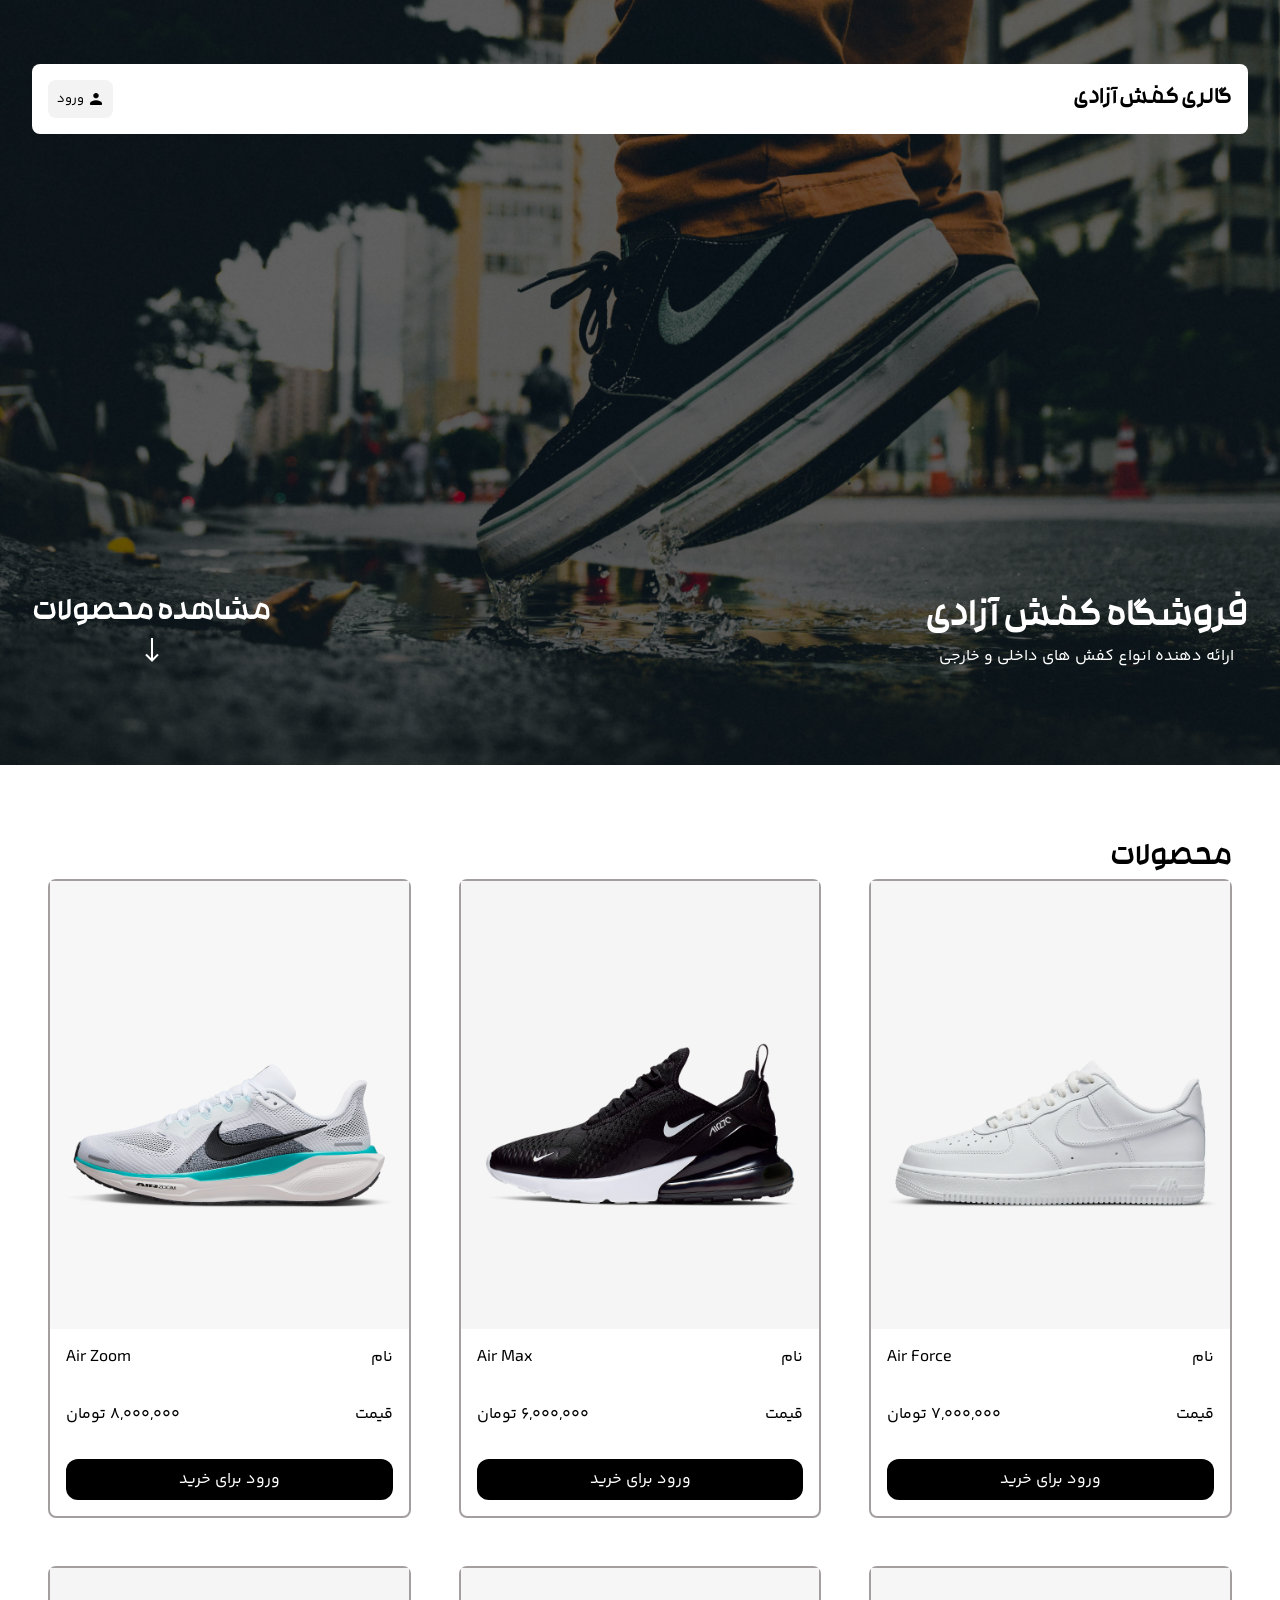
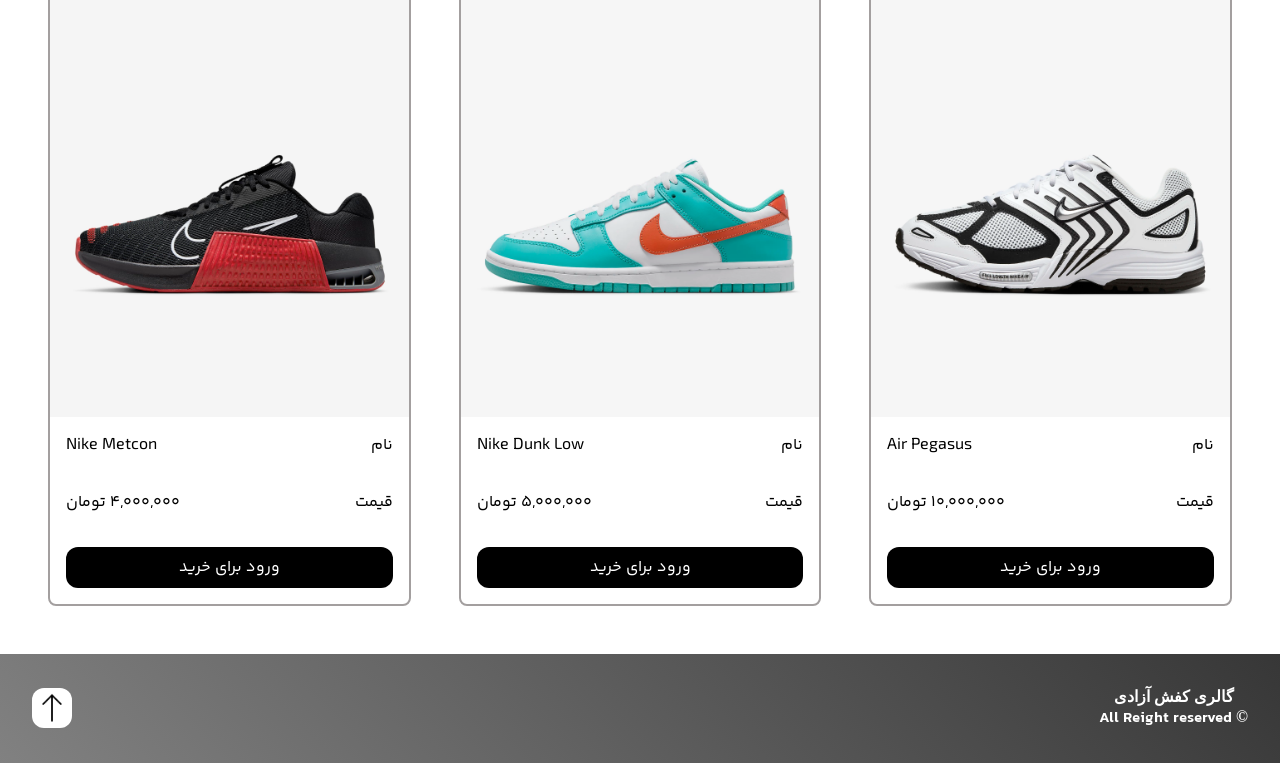
<file: index.html>
<!DOCTYPE html>
<html lang="fa" dir="rtl">

<head>
    <meta charset="UTF-8">
    <meta name="viewport" content="width=device-width, initial-scale=1.0">
    <link rel="stylesheet" href="./styles/main.css">
    <link rel="stylesheet" href="./styles/_mobile.css">
    <title>گالری کفش آزادی</title>
</head> 

<body>
    <section class="hero-section padding-4">
        <header class="flex justify-between items-center" id="header">
            <a href="./index.html" class="font-rokh font-weight-700 font-size-2">گالری کفش آزادی</a>
            <div class="flex item-center" style="gap: 1rem;" id="header-dynamic-content">
                <!-- <a href="#" class="login-button">
                        <img src="./assets/icons/user.png" alt="">
                        <span>ورود</span>
                    </a> -->
                <!-- <a id="cart" href="#" class="flex">
                        <img src="./assets/icons/cart.png" alt="cart">
                        <span id="cart-badge">1</span>
                    </a>
                    <button id="logout-button">
                        <span>خروج</span>
                        <img src="./assets/icons/logout.png" alt="">
                    </button> -->
            </div>
        </header>

        <div class="flex justify-between hero-section-content">
            <div>
                <p class="font-rokh font-weight-700 font-size-4">فروشگاه کفش آزادی</p>
                <p class="text-center">ارائه دهنده انواع کفش های داخلی و خارجی</p>

            </div>
            <div>
                <a href="#product-grid" class="flex flex-col  justify-center items-center">
                    <span class="font-rokh font-weight-700 font-size-3">مشاهده محصولات</span>
                    <img class="see-product" src="./assets/icons/down-arrow.png" alt="products">
                </a>
            </div>
        </div>
    </section>
    <br>
    <main class="padding-3">
        <p id="product-grid" class="font-rokh font-size-3 font-weight-700">محصولات</p>
        <div class="product-grid">
            <!-- <article class="product-grid-item">
                    <img src="./assets/images/AIR-FORCE.png" alt="">
                    <p class="flex justify-between padding-1">
                        <span>نام</span>
                        <span class="font-exo2">Air Force</span>
                    </p>
                    <p class="flex justify-between padding-1">
                        <span>قیمت</span>
                        <span>7,000,000</span>
                    </p>
                    <div class="product-to-cart-section padding-1">
                        <button>افزودن به سبد خرید</button>
                    </div>

                </article> -->

            <!-- <article class="product-grid-item">
                    <img src="./assets/images/NIKE-METCON.jpg" alt="">
                    <p class="flex justify-between padding-1">
                        <span>نام</span>
                        <span class="font-exo2">Metcon</span>
                    </p>
                    <p class="flex justify-between padding-1">
                        <span>قیمت</span>
                        <span>5,000,000</span>
                    </p>
                    <div class="product-to-cart-section padding-1">
                        <button>افزودن به سبد خرید</button> -->
            <!-- <button>
                            برای خرید ابتدا وارد حساب کاربری شوید
                        </button>
                    </div> -->

            <!-- </article> -->

            <!-- <article class="product-grid-item">
                    <img src="./assets/images/NIKE-DUNK-LOW-RETRO.png" alt="">
                    <p class="flex justify-between padding-1">
                        <span>نام</span>
                        <span class="font-exo2">Dunk Low</span>
                    </p>
                    <p class="flex justify-between padding-1">
                        <span>قیمت</span>
                        <span>15,850,000</span>
                    </p>
                    <div class="product-to-cart-section padding-1">
                        <button class="font-size-1">افزودن به سبد خرید</button> -->
            <!-- <button class="font-size-1">
                            برای خرید ابتدا وارد حساب کاربری شوید
                        </button>
                    </div>

                </article> -->
            <!-- 
                <article class="product-grid-item">
                    <img src="./assets/images/AIR-MAX.jpg" alt="">
                    <p class="flex justify-between padding-1">
                        <span>نام</span>
                        <span class="font-exo2">Air Max</span>
                    </p>
                    <p class="flex justify-between padding-1">
                        <span>قیمت</span>
                        <span>6,000,000</span>
                    </p>
                    <div class="product-to-cart-section padding-1">
                        <button>افزودن به سبد خرید</button> -->
            <!-- <button>
                            برای خرید ابتدا وارد حساب کاربری شوید
                        </button>
                    </div>

                </article> -->
            <!-- 
                <article class="product-grid-item">
                    <img src="./assets/images/AIR-ZOOM-PEGASUS.jpg" alt="">
                    <p class="flex justify-between padding-1">
                        <span>نام</span>
                        <span class="font-exo2">Air Zoom Pegasus</span>
                    </p>
                    <p class="flex justify-between padding-1">
                        <span>قیمت</span>
                        <span>12,000,000</span>
                    </p>
                    <div class="product-to-cart-section padding-1">
                        <button>افزودن به سبد خرید</button> -->
            <!-- <button>
                            برای خرید ابتدا وارد حساب کاربری شوید
                        </button>
                    </div>

                </article> -->

            <!-- <article class="product-grid-item">
                    <img src="./assets/images/NIKE-AIR-PEGASUS.png" alt="">
                    <p class="flex justify-between padding-1">
                        <span>نام</span>
                        <span class="font-exo2">Air Pegasus</span>
                    </p>
                    <p class="flex justify-between padding-1">
                        <span>قیمت</span>
                        <span>5,500,000</span>
                    </p>
                    <div class="product-to-cart-section padding-1">
                        <!-- <button>افزودن به سبد خرید</button> -->
            <!-- <button>
                            برای خرید ابتدا وارد حساب کاربری شوید
                        </button>
                    </div>

                </article> -->

        </div>
    </main>

    <footer class="footer padding-2 flex justify-between items-center">
        <div>
            <p class="font-exo2 fonst-size-2 font-weight-700 text-center">گالری کفش آزادی</p>
            <p class="font-exo1 fonst-size-2 font-weight-700 text-center">&copy; All Reight reserved </p>
        </div>
        <div>
            <a href="#header"><img src="./assets/icons/up-arrow.png" alt="" class="up-arrow-button"></a>
        </div>
    </footer>
    <script src="./scripts/main.js" type="module"></script>
    <script>
        const logout = () => {
            if (confirm("ایا برای خروج مطمئن هستید ؟")) {
                localStorage.removeItem('logged-in')
                location.reload()
            }
        };
        const addToCart = (id, price, name, img) => {
            const username =JSON.parse(localStorage.getItem('logged-in'))?.username
            const cart=JSON.parse(localStorage.getItem(username)) ?.cart;
            const doesProductExistInCart = cart.some((product)=>id==product.id)
            if (doesProductExistInCart) {
                alert('این محصول درسبد خرید موجود است')
            }else{
                cart.push({name:name,price:price,img:img,id:id});
                localStorage.setItem(username, JSON.stringify({username:username,cart:cart}));
                alert('با موفقیت اضافه شد')
                location.reload();
            }
        };
        const goToLogin = () => {
            location.replace(`${location.origin}/login.html`);
        };
    </script>
</body>

</html>
</file>
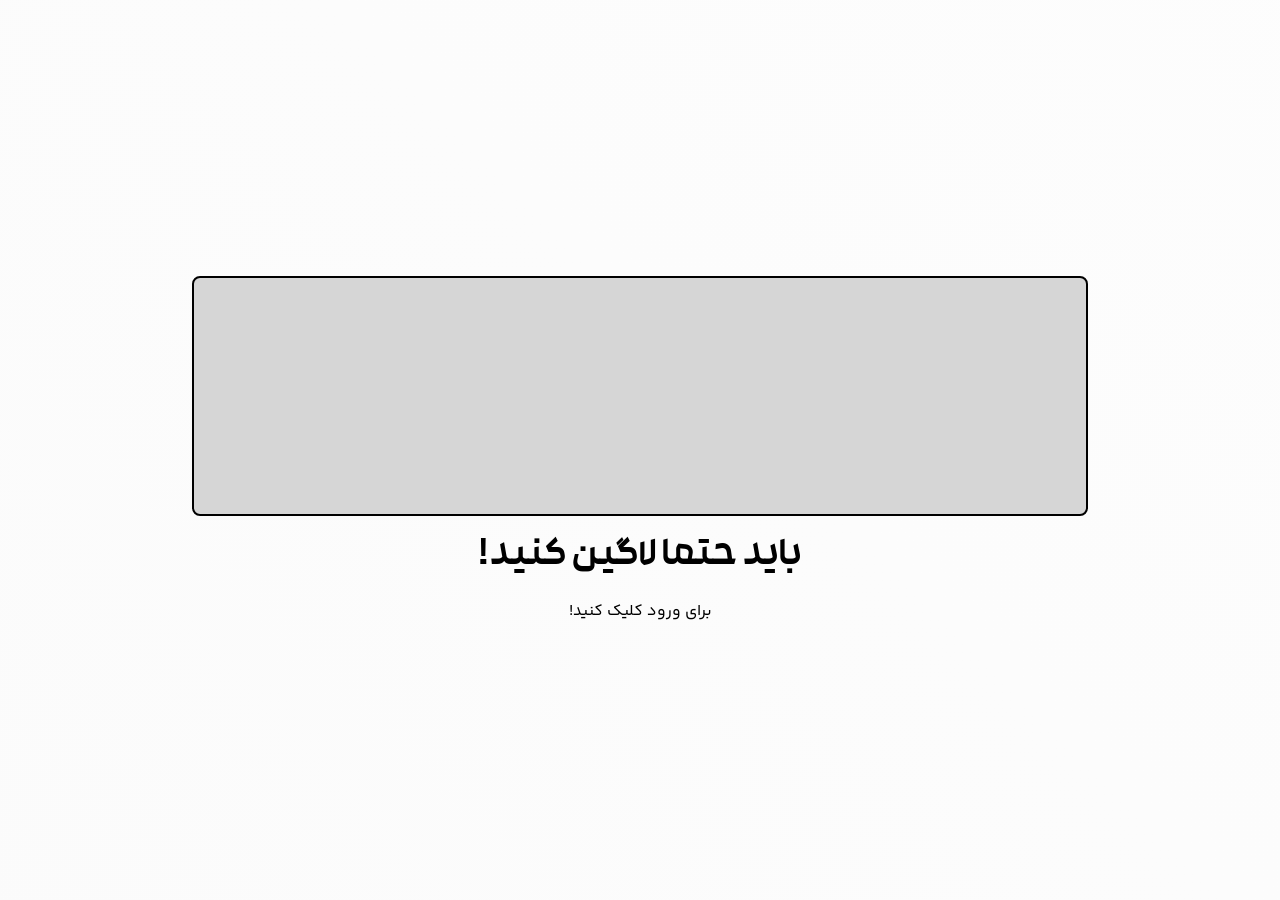
<file: cart.html>
<!DOCTYPE html>
<html lang="fa" dir="rtl">

<head>
  <meta charset="UTF-8">
  <meta name="viewport" content="width=device-width, initial-scale=1.0">
  <link rel="stylesheet" href="./styles/main.css">
  <title>سبد خرید</title>
</head>

<body>
  <section class="cart-container flex flex-col">

    <!-- <a href="/login.html">ورود</a> -->
    <!-- <p class="font-rokh font-size-2 font-weight-700">سبد خرید شما</p>
    <p class="font-exo2 font-size-1">(username:ali)</p> -->

    <div id="cart-items-container" class="flex flex-col">
      <!-- <div class="cart-item flex justify-between items-center padding-1">
        <img src="./assets/images/AIR-FORCE.png" alt="">
        <p class="font-exo2">Air Force</p>
        <p>7,500,000 تومان</p>
        <button>حذف</button>
      </div> -->
    </div>

    <!-- <p>مجموعا 4 کالا به ارزش 18 ملیون</p> -->
  </section>
  <script src="./scripts/cart.js"></script>
  <script>
   const deleteItem = (id) => {
        if (confirm("ایا برای حذف اطمینان دارید؟")) {
          const username = JSON.parse(
            localStorage.getItem("logged-in")
          )?.username;
          let cart = JSON.parse(localStorage.getItem(username))?.cart;

          cart = cart.filter((item) => item.id != id);

          localStorage.setItem(
            username,
            JSON.stringify({ username: username, cart: cart })
          );

          alert("با موفقیت حذف شد");
          location.reload();
        }
      };
  </script>
</body>

</html>

<a href=""></a>
</file>
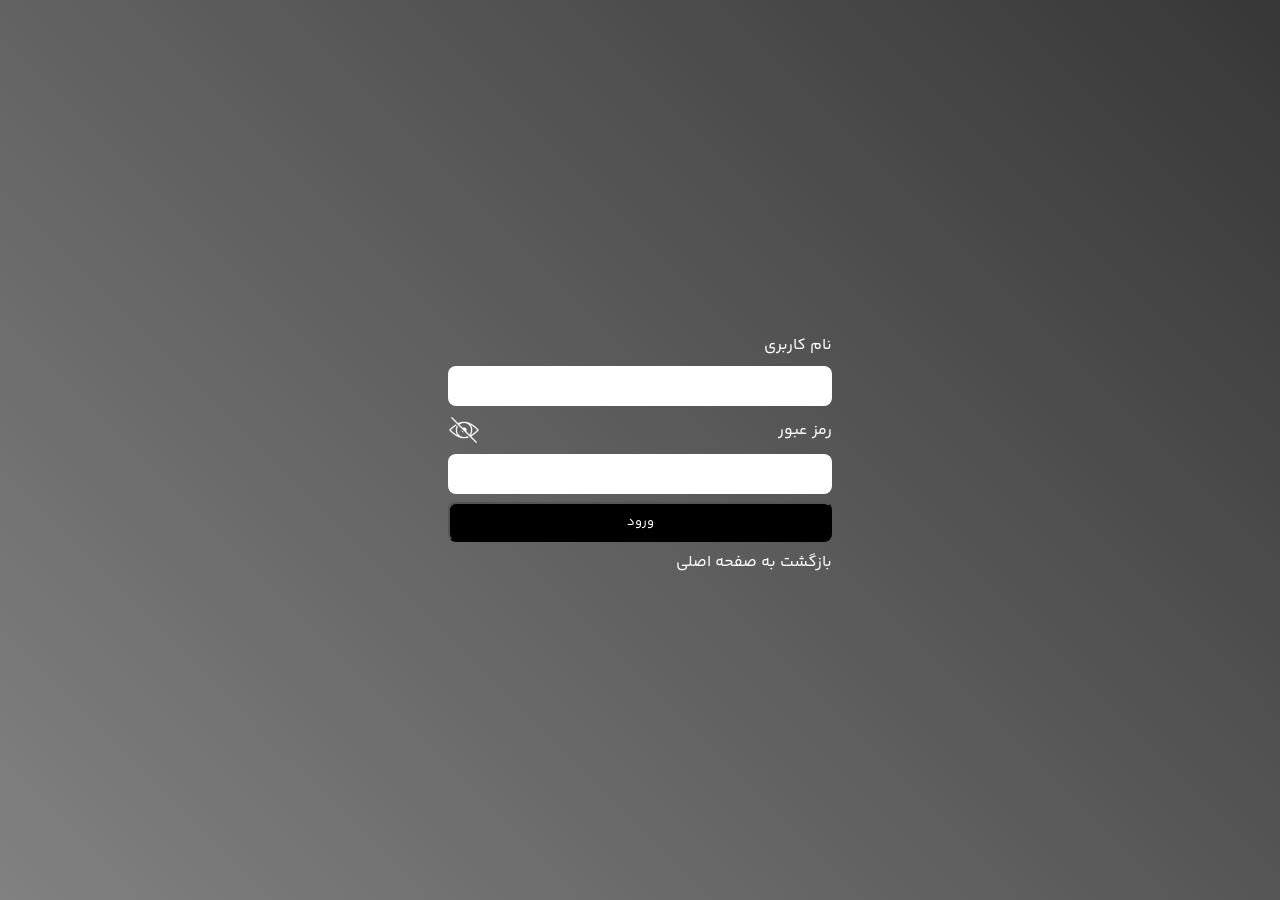
<file: login.html>
<!DOCTYPE html>
<html lang="fa" dir="rtl">

<head>
    <meta charset="UTF-8">
    <meta name="viewport" content="width=device-width, initial-scale=1.0">
    <link rel="stylesheet" href="./styles/main.css">
    <title>Login</title>
</head>

<body>
    <section class="login-form-container">
        <form action="" class="flex flex-col" id="login-form">
            <div class="flex flex-col">
                <label for="username">نام کاربری</label>
                <input type="text" name="username" id="username">
            </div>

            <div class="flex flex-col">
                <label for="password" class="flex justify-between items-center">
                    <span>رمز عبور</span>
                    <img src="./assets/icons/invisible.png" alt="نمایش رمز عبور" id="hide-password"
                        style="cursor: pointer;">
                </label>

                <input type="password" name="password" id="password">
            </div>

            <button type="submit" id="login-form-button">
                ورود
            </button>
            <a href="/index.html" class="return-home-login" style="color: #fff;">
                <span>بازگشت به صفحه اصلی</span>
            </a>
        </form>
    </section>
    <script src="./scripts/login.js" type="module"></script>
</body>

</html>
</file>
<file: styles/main.css>
@import url(./_utlils.css);
@import url(./_fonts.css);

* {
    margin: 0;
    padding: 0;
    box-sizing: border-box;
    font-family: "yekan";
}

a {
    text-decoration: none;
    color: inherit;
}

html {
    overflow-x: hidden;
    scroll-behavior: smooth;

}

.hero-section {
    width: 100vw;
    height: 85vh;
    background-position: center;
    background-image: linear-gradient(45deg, rgba(0, 0, 0, 0.6), rgba(0, 0, 0, 0.6)),
        url(../assets/images/hero-section.jpg);
    background-repeat: no-repeat;
    background-size: cover;
    display: flex;
    flex-direction: column;
    justify-content: space-between;
    padding: 4rem 2rem 6rem 2rem;
}

/* header styles */
#header {
    background-color: #fff;
    border-radius: 0.5rem;
    padding: 1rem;
}

.login-button {
    display: flex;
    gap: 0.25rem;
    align-items: center;
    font-size: 0.8rem;
    background-color: #f3f3f3;
    padding: 0.5rem;
    border-radius: 0.5rem;
    transition: all 0.2s ease;
    border: 1px solid transparent;
}

.login-button:hover {
    background-color: #f8f8f8;
    border: 1px solid black;

}

.login-button img {
    width: 1rem;
    height: 1rem;
}

#cart {
    position: relative;

}

#cart img {
    width: 2rem;
    height: 2rem;
}

#cart-badge {
    background-color: #000;
    width: 1rem;
    height: 1rem;
    border-radius: 50%;
    color: #fff;
    text-align: center;
    font-size: 0.8rem;
    position: absolute;
    right: -1rem;
    top: -0.25rem;
}

#logout-button {
    display: flex;
    gap: 0.25rem;
    align-items: center;
    font-size: 0.8rem;
    background-color: #fc7a7a;
    padding: 0.5rem;
    border-radius: 0.5rem;
    transition: all 0.2s ease;
    border: 1px solid transparent;
    cursor: pointer;


}

#logout-button:hover {
    background-color: #f73838;
    color: #fff;
}

#logout-button img {
    width: 1.5rem;
    height: 1.5rem;
}

.hero-section-content {
    color: #fff;
}

.see-product {
    width: 2rem;
    height: 2rem;
    animation: sliding 1S ease-in-out infinite alternate;

}

@keyframes sliding {
    0% {
        transform: translateY(0);
    }

    100% {
        transform: translateY(-10px);
    }
}

.product-grid {
    display: grid;
    grid-template-columns: repeat(auto-fit, minmax(20rem, 1fr));
    gap: 3rem;
}

.product-grid-item {
    display: flex;
    flex-direction: column;
    border-radius: 0.5rem;
    border: 2px solid #a39f9f;
    transition: all 0.3s ease;

}

.product-grid-item:hover {
    border: 2px solid black;
}

.product-grid-item img {
    border: radius 1.2rem;
}

.product-to-cart-section button {
    width: 100%;
    border: none;
    outline: none;
    padding: 0.5rem;
    cursor: pointer;
    border-radius: 0.75rem;
    background-color: #000;
    color: white;
    transition: 0.3s ease-in-out;
}

.product-to-cart-section button:hover {
    background-color: #e7e1e1;
    color: #000;
}

.footer {
    background: linear-gradient(45deg, rgba(91, 91, 91, 0.767), rgba(0, 0, 0, 0.785));
    width: 100vw;
    color: #fff;

}

.up-arrow-button {
    display: flex;
    background-color: #fff;
    border-radius: 0.75rem;
    width: 2.5rem;
    transition: all 0.25s ease-in-out;

}

.up-arrow-button:hover {
    background-color: #f4f4f4;
}

.up-arrow-button img {
    width: 100%;
    height: 100%;
}


/* login */

.login-form-container {
    background: linear-gradient(45deg, rgba(91, 91, 91, 0.767), rgba(0, 0, 0, 0.785));
    height: 100vh;
    display: flex;
    justify-content: center;
    align-items: center;

}

#login-form {
    width: 30%;

}

#login-form label {
    color: #fff;
    margin: 0.5rem 0;
}

#login-form input {
    border-radius: 0.5rem;
    padding: 0.5rem;
    border: 2px solid transparent;
    outline: none;

}

#login-form input:focus {
    border: 2px solid #000;
}

#hide-password {
    width: 2rem;
    cursor: pointer;
}

#login-form-button {
    background-color: #000;
    color: #fff;
    margin: 0.5rem 0;
    border-radius: 0.5rem;
    padding: 0.5rem;
    cursor: pointer;
}


/* cart */
.cart-container {
    background: linear-gradient(45deg, rgba(250, 250, 250, 0.767), rgba(252, 252, 252, 0.785));
    height: 100vh;
    display: flex;
    justify-content: center;
    align-items: center;
    gap: 1rem;
}
#cart-items-container{
   height: 15rem;
   overflow-y:scroll ; 
   border: 2px solid #000;
   width: 70%;
   background-color: #d6d6d6;
   border-radius: 0.5rem ;
}
.cart-item img{
    width: 7rem;
    height: 7rem;
    border-radius: 0.5rem;
    border: 2px solid #f4f4f4;

}
.cart-item button{
    background-color: #fff;
    border: 2px solid red;
    color: red;
    font-size: 1rem;
    padding: 0.25rem 0.5rem;
    border-radius: 0.25rem;
    cursor: pointer;
    transition: all 0.25s ease-in-out;
}
.cart-item button:hover{
    background-color: red;
    color: #fff;
}
</file>
<file: styles/_mobile.css>
@media screen and (max-width:768px) {
    .html {
        font-size: 0.75rem;
        scroll-behavior: smooth;
    }

    .hero-section {
        height: 60vh;
        padding: 2rem 1rem 5rem 1rem;
    }

    .hero-section-content {
        flex-direction: column;
        justify-content: center;
        align-items: center;
        gap: 5rem;
    }

    .product-grid {
        grid-template-columns: repeat(auto-fit, minmax(15rem, 1fr));
        gap: 1rem;
    }

    #cart-items-container {
        width: 90%;
    }

    #login-form {
        width: 80%;
    }
}
</file>
